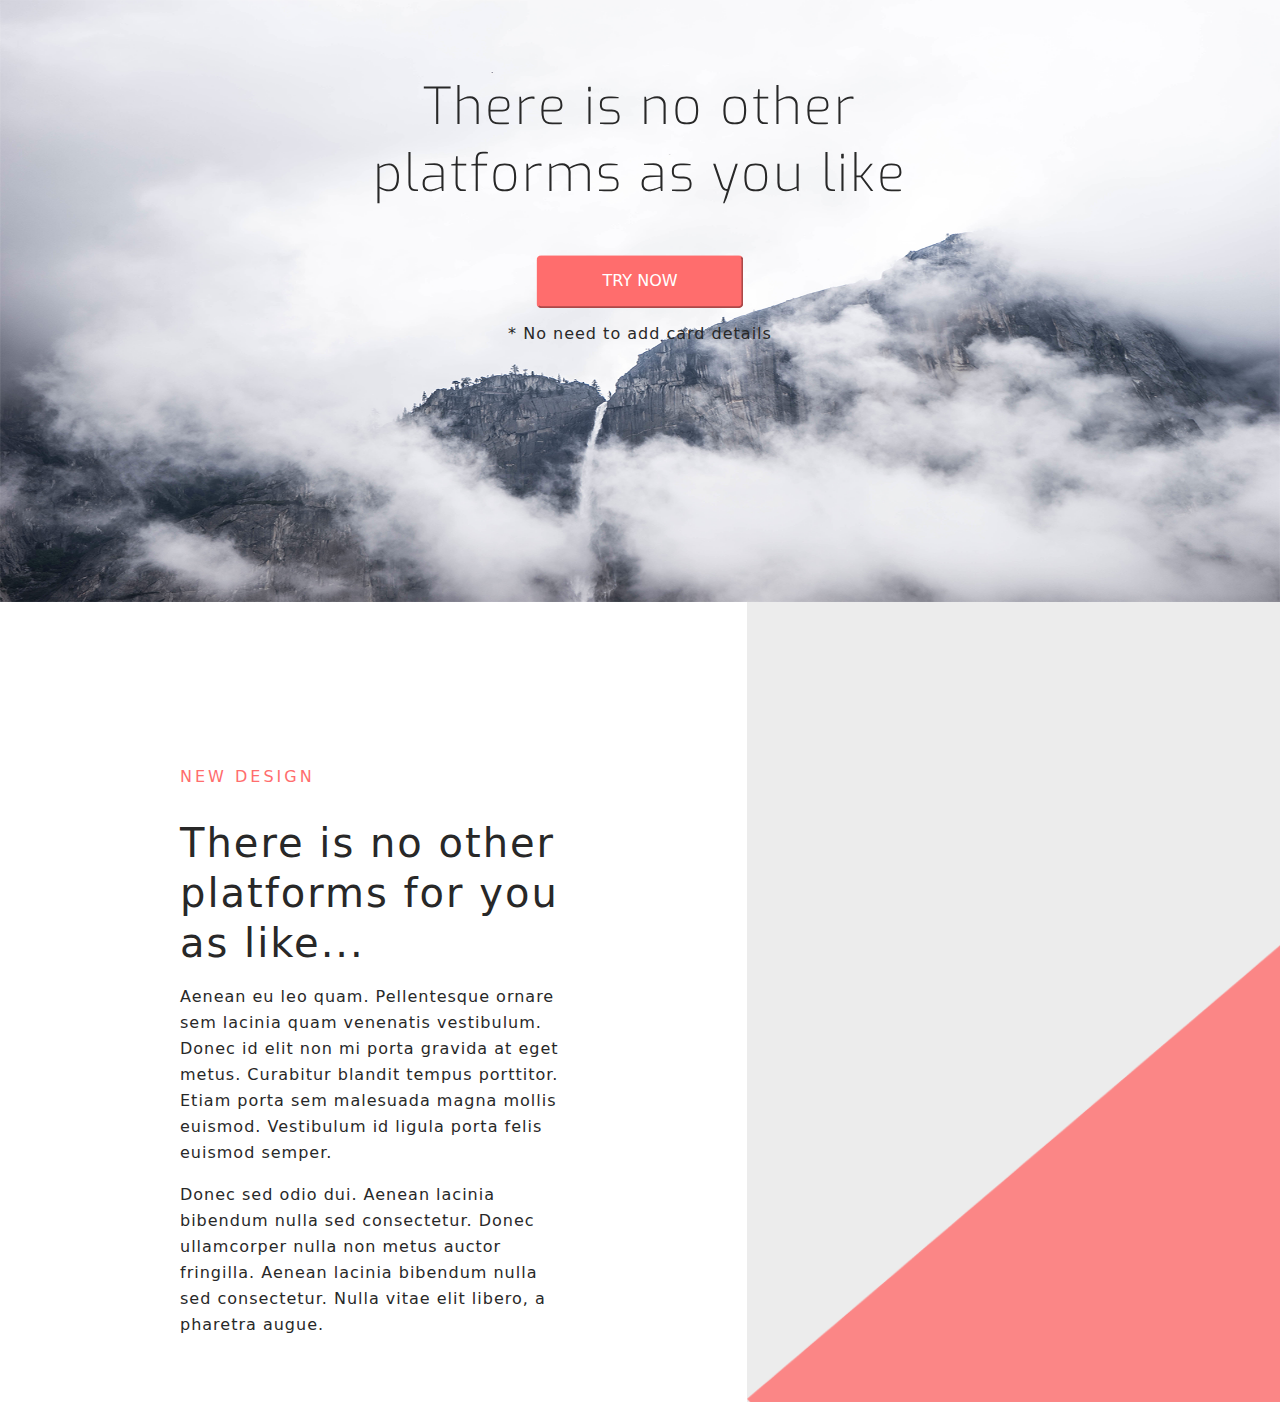
<file: Demo2/index.html>
<!doctype html>
<html lang="en">
  <head>
    <!-- Required meta tags -->
    <meta charset="utf-8">
    <meta name="viewport" content="width=device-width, initial-scale=1">
    <link rel="stylesheet" href="style.css">

    <!-- Bootstrap CSS -->
    <link href="https://cdn.jsdelivr.net/npm/bootstrap@5.1.3/dist/css/bootstrap.min.css" rel="stylesheet">
  <script src="https://cdn.jsdelivr.net/npm/bootstrap@5.1.3/dist/js/bootstrap.bundle.min.js"></script>

  <link rel="preconnect" href="https://fonts.googleapis.com">
<link rel="preconnect" href="https://fonts.gstatic.com" crossorigin>
<link href="https://fonts.googleapis.com/css2?family=Barlow:wght@200;300;400;500;600&family=Exo:wght@100;300;400;500;700;900&family=Poppins:wght@200;300;400;500;600;700&display=swap" rel="stylesheet">

    <title> Corporate Landing Page</title>
  </head>
  <body>
      <!---------Banner---------->
    <div class="container-fluid p-0 m-0">
        <div class="col-sm-12 ">
        <img src="Images/banner_background.png" class="img-fluid" style="width: 100%; height: 47vw;">
        <p class="banner-text">There is no other <br>platforms as you like</p>
        <button type="button" class="banner-btn">TRY NOW</button>
        <p class="banner-subtext">* No need to add card details</p>
        </div>
    </div>
    <!---------Banner Complete------->
    <!---------description----------->
    <div class="container-fluid p-0 m-0 d-flex flex-row">
        <div class="col-sm-7 col-md-7 description">
            <p class="new-design">NEW DESIGN</p>
            <p class="tag-line">There is no other <br>platforms for you as like...</p>
            <p class="paragraph">Aenean eu leo quam. Pellentesque ornare sem lacinia quam venenatis vestibulum. Donec id elit non mi porta gravida at eget metus. Curabitur blandit tempus porttitor. Etiam porta sem malesuada magna mollis euismod. Vestibulum id ligula porta felis euismod semper.</p>
            <p class="paragraph" >  Donec sed odio dui. Aenean lacinia bibendum nulla sed consectetur. Donec ullamcorper nulla non metus auctor fringilla. Aenean lacinia bibendum nulla sed consectetur. Nulla vitae elit libero, a pharetra augue.</p>
        </div>
        <div class="col-sm-5 col-md-5 image-side">
            <img src="Images/rectangle.png" alt=""  class="rectangle-image">
        </div>

    </div>
    
  </body>
</html>
</file>
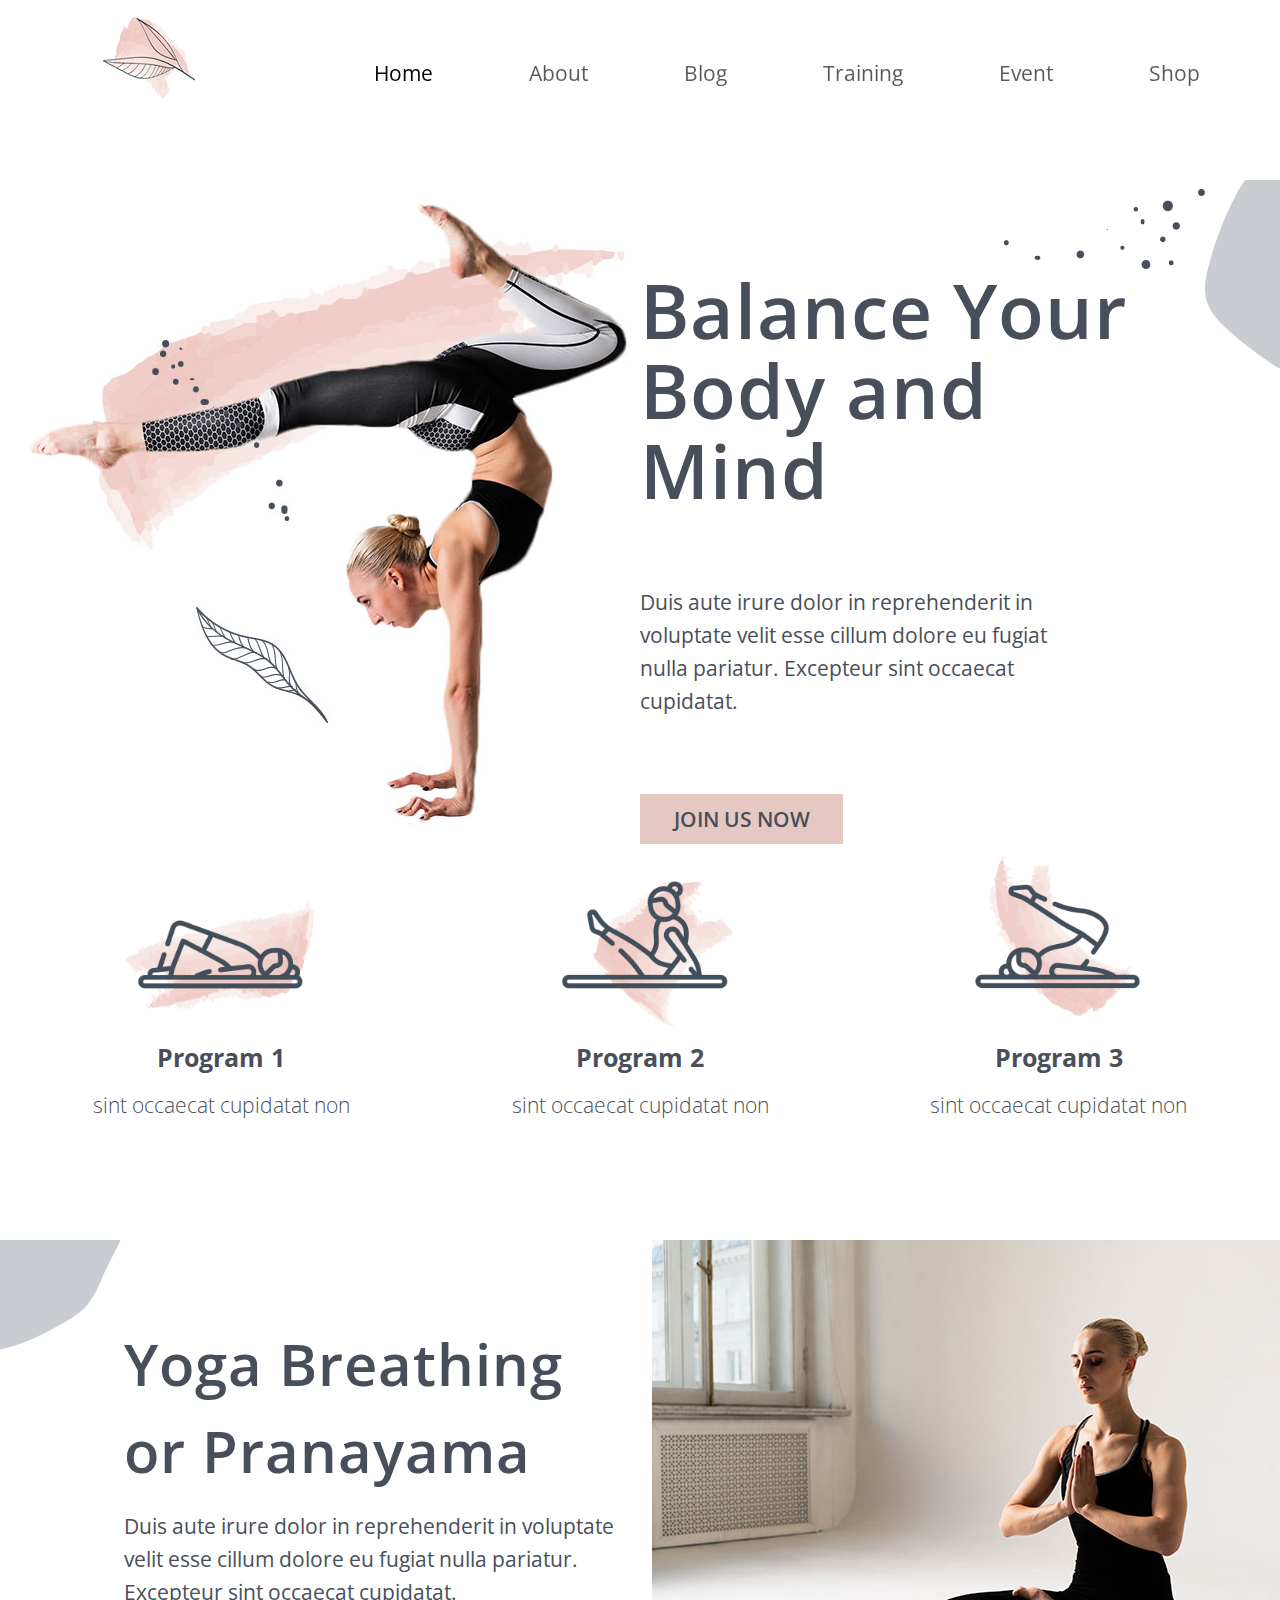
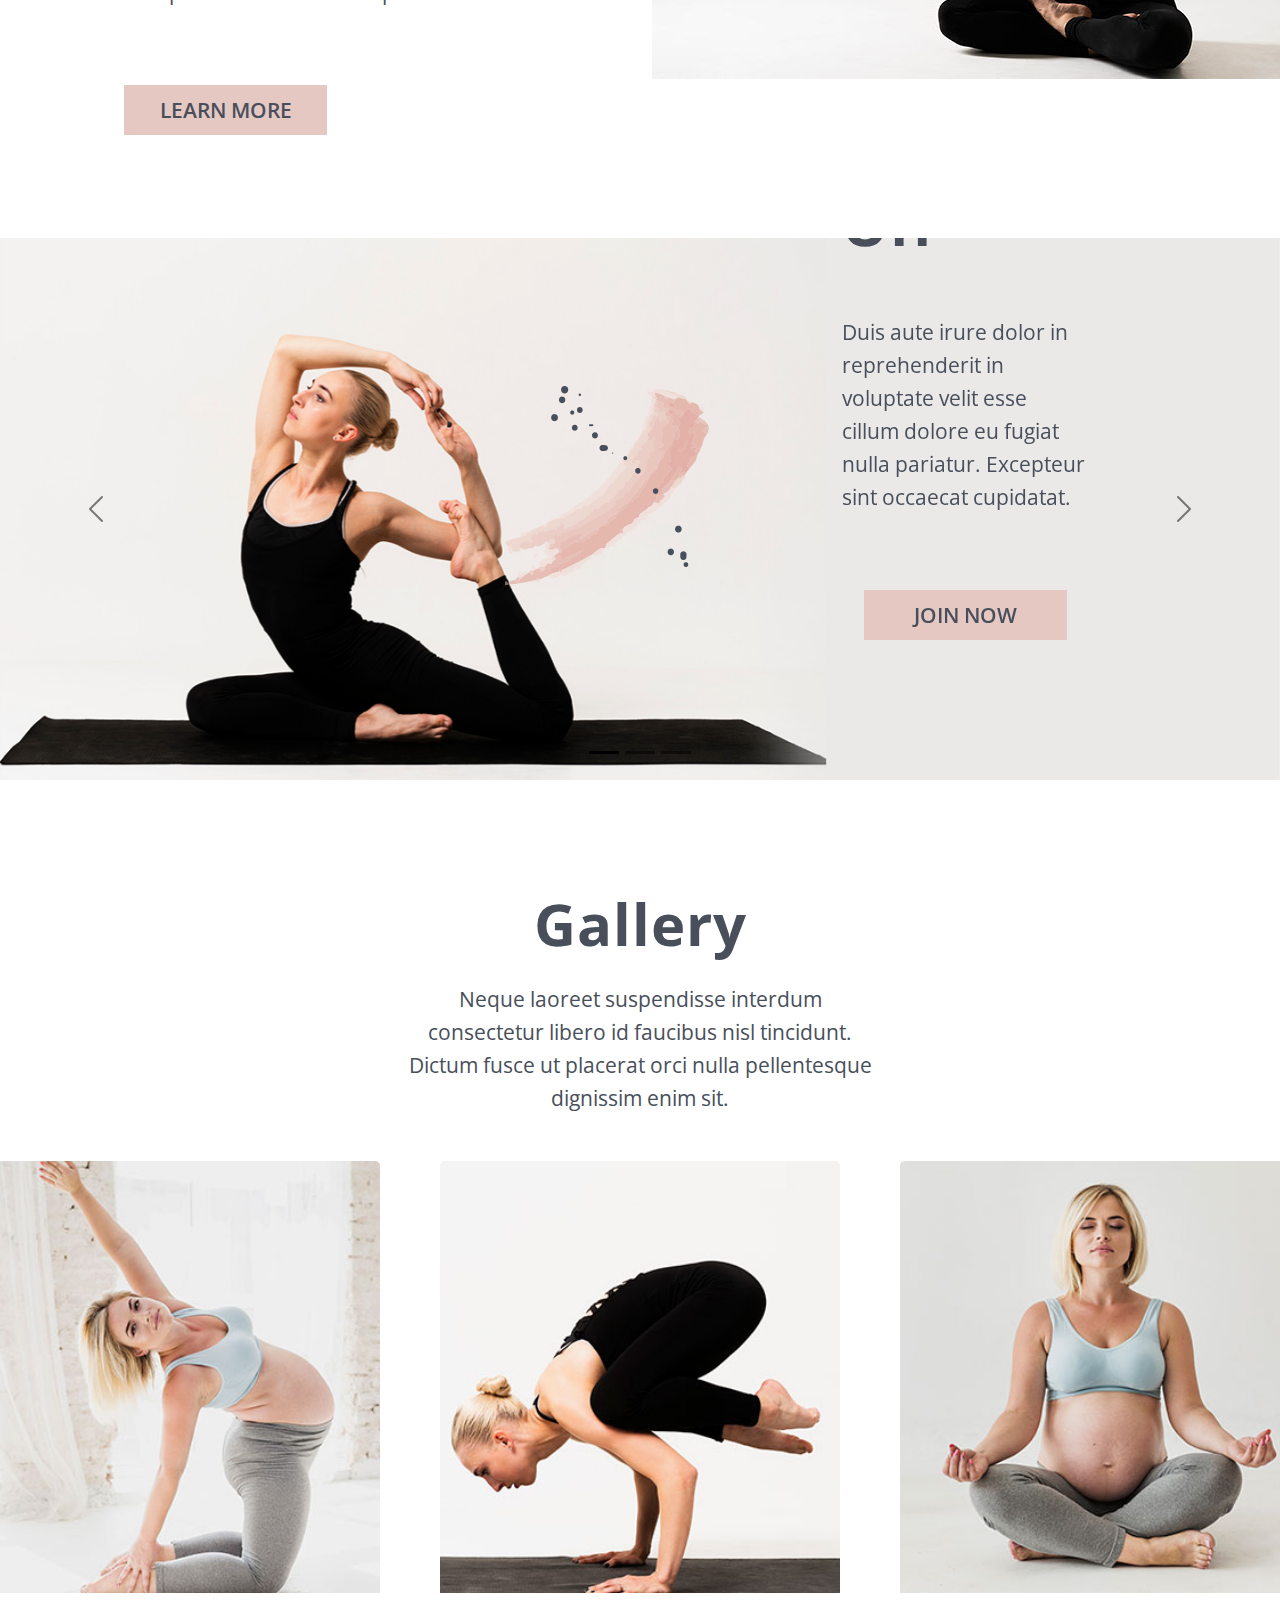
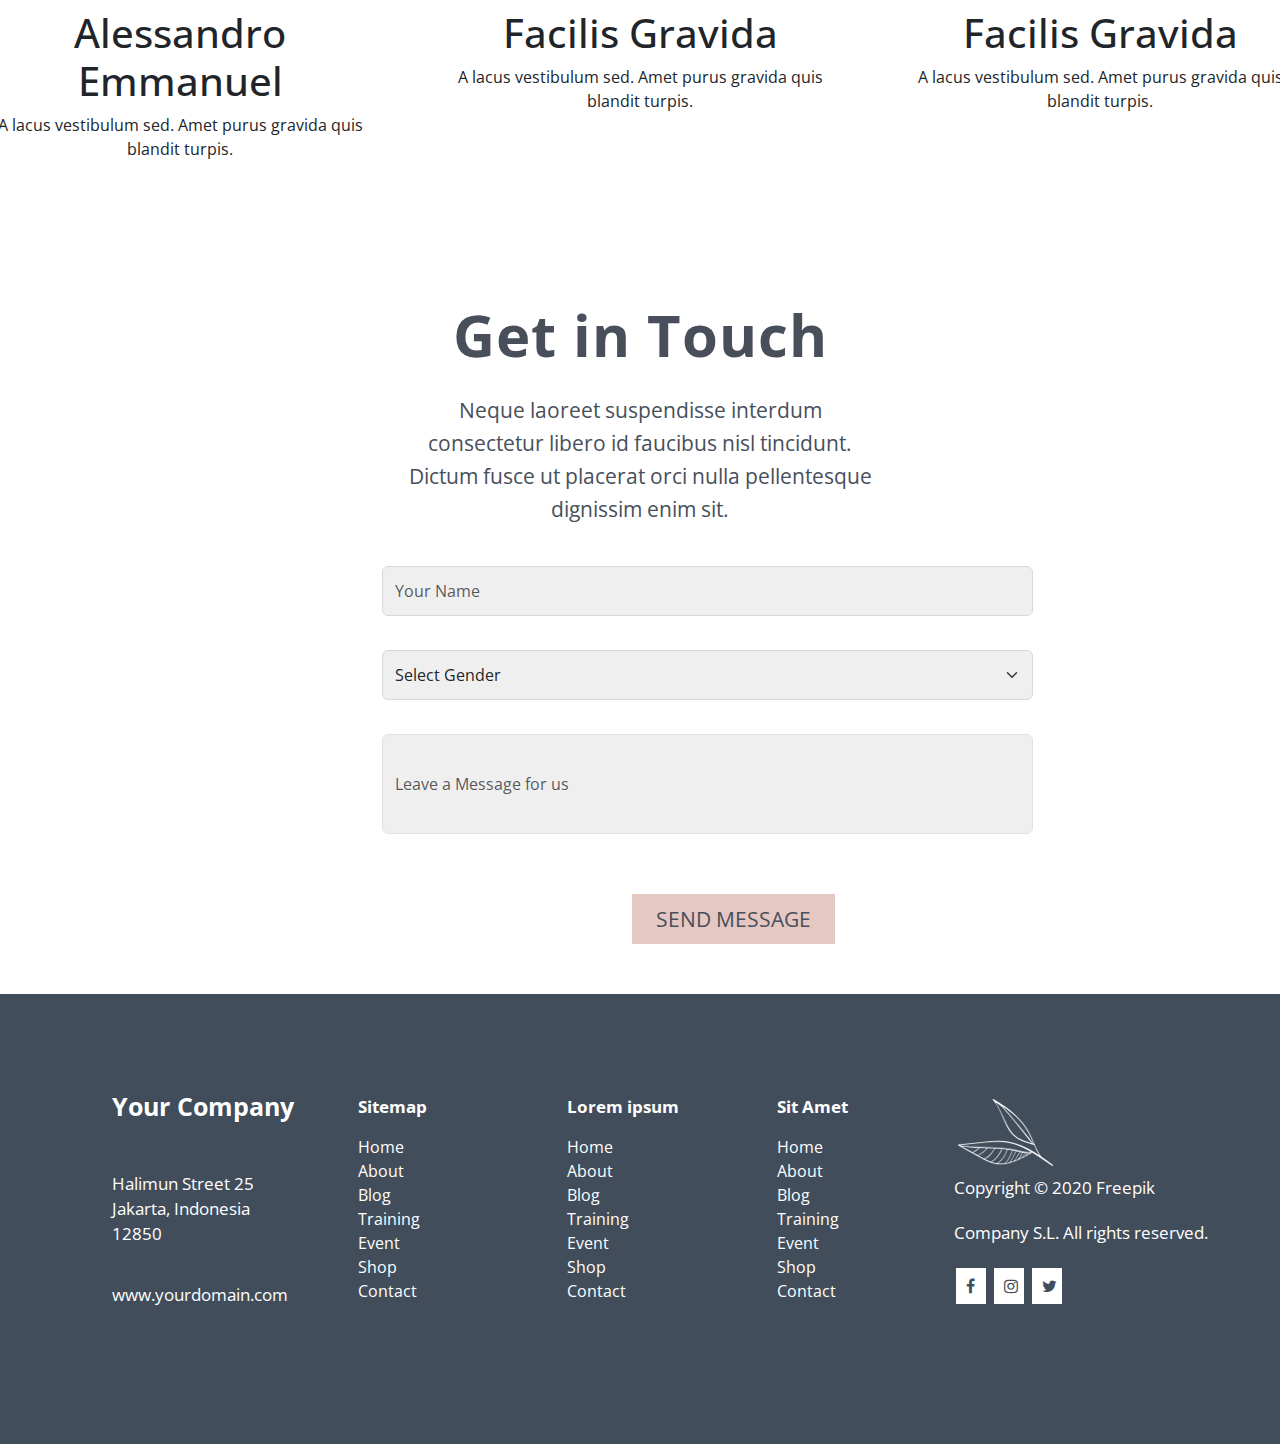
<file: yoga/index.html>
<!doctype html>
<html lang="en">
  <head>
    <!-- Required meta tags -->
    <meta charset="utf-8">
    <meta name="viewport" content="width=device-width, initial-scale=1">
    <link rel="preconnect" href="https://fonts.googleapis.com">
    <link rel="stylesheet" href="style.css">
<link rel="preconnect" href="https://fonts.gstatic.com" crossorigin>
<link href="https://fonts.googleapis.com/css2?family=Barlow:wght@200;300;400;500;600&family=Exo:wght@100;300;400;500;700;900&family=Open+Sans:wght@300;400;500;600;800&family=Poppins:wght@200;300;400;500;600;700&display=swap" rel="stylesheet">

    <!-- Bootstrap CSS -->
    <link href="https://cdn.jsdelivr.net/npm/bootstrap@5.1.3/dist/css/bootstrap.min.css" rel="stylesheet">
    <link rel="stylesheet" href="https://cdnjs.cloudflare.com/ajax/libs/font-awesome/4.7.0/css/font-awesome.min.css">

    <script src="https://cdn.jsdelivr.net/npm/bootstrap@5.1.3/dist/js/bootstrap.bundle.min.js"></script>
  
    <script src="https://ajax.googleapis.com/ajax/libs/jquery/3.5.1/jquery.min.js"></script>
    <script src="https://maxcdn.bootstrapcdn.com/bootstrap/3.4.1/js/bootstrap.min.js"></script>

    <title>Yoga </title>
  </head>
  <body>
     <!-- Header  -->
     <nav class="navbar container-fluid navbar-expand-lg navbar-light position-fixed bg-white">
        <div class="container-fluid bg-white">
            <div class="col-sm-12 row bg-white">
                <div class="col-sm-3 d-flex flex-wrap justify-content-center">
                    <a class="navbar-brand" href="#"><img src="images/logo.png"></a>
                    <button class="navbar-toggler" type="button" data-bs-toggle="collapse" data-bs-target="#navbarNav" aria-controls="navbarNav" aria-expanded="false" aria-label="Toggle navigation">
                    <span class="navbar-toggler-icon"></span>
                    </button>
                </div>
                <div class="col-sm-9 collapse navbar-collapse justify-content-start" id="navbarNav">
                    <ul class="navbar-nav ">
                <li class="nav-item">
                    <a class="nav-link active" aria-current="page" href="#">Home</a>
                </li>
                <li class="nav-item">
                    <a class="nav-link" href="#">About</a>
                </li>
                 <li class="nav-item">
                    <a class="nav-link" href="#">Blog</a>
                </li>
                <li class="nav-item">
                    <a class="nav-link" href="#">Training</a>
                </li>
                <li class="nav-item">
                    <a class="nav-link" href="#">Event</a>
                </li>
                <li class="nav-item">
                    <a class="nav-link" href="#">Shop</a>
                </li>
                <li class="nav-item">
                    <a class="nav-link" href="#">Contact</a>
                </li>
                </ul>
            </div>
          </div>
        </div>
      </nav>
      <!----Banner Image and Text----->
      <div class="container-fluid row d-flex flex-wrap justify-content-center banner-header-image">
          <div class="col-sm-6 banner-image">
              <img src="images/banner-1.jpg">
          </div>
          <div class="col-sm-6">
            <div class="banner-bg">
                <img src="images/banner-bg.png">
            </div>
            <div class="banner-content">
                <p class="banner-heading">Balance Your Body and Mind</p>
                <p class="banner-description">Duis aute irure dolor in reprehenderit in voluptate velit esse cillum dolore eu fugiat nulla pariatur. Excepteur sint occaecat cupidatat.</p>
                <button class="btn banner-btn" type="submit">JOIN US NOW</button>
            </div>
          </div>  
      </div>
      <!------3 Column Program------->
      <div class="container-fluid row d-flex flex-wrap justify-content-center align-item-center m-0">
          <div class="col-sm-4">
              <img src="images/icon-1.png" class="icon-image">
              <p class="icon-heading"> Program 1</p>
              <p class="icon-content">sint occaecat cupidatat non</p>
          </div>
          <div class="col-sm-4">
            <img src="images/icon-2.png" class="icon-image">
            <p class="icon-heading"> Program 2</p>
            <p class="icon-content">sint occaecat cupidatat non</p>
        </div>
        <div class="col-sm-4">
            <img src="images/icon-3.png" class="icon-image">
            <p class="icon-heading"> Program 3</p>
            <p class="icon-content">sint occaecat cupidatat non</p>
        </div>
      </div>
   <!-----------Learn More Section-->
        <div class="container-fluid  d-flex flex-wrap  justify-content-center align-item-center m-0 learn-more-section">
            <div class="col-sm-12 row">
                <div class="col-sm-6">
                  <div class="yoga-bg">
                    <img src="images/yoga-breathing-bg.png">
                  </div>
                    <p class="learn-more-heading">Yoga Breathing <br>or Pranayama</p>
                    <p class="learn-more-content">Duis aute irure dolor in reprehenderit in voluptate velit esse cillum dolore eu fugiat nulla pariatur. Excepteur sint occaecat cupidatat.</p>
                    <button class="btn banner-btn" type="submit" style="margin-left: 100px;">LEARN MORE</button>
                </div>
                <div class="col-sm-6">
                    <img src="images/yoga-breathing.jpg">
                    <img src="images/yoga-breathing-shade.png" class="yoga-breathing-shade">
                </div>
            </div>
        </div>
        <!--------Slider--------->
        <div id="carouselExampleDark" class="carousel carousel-dark slide" data-bs-ride="carousel">
            <div class="carousel-indicators">
              <button type="button" data-bs-target="#carouselExampleDark" data-bs-slide-to="0" class="active" aria-current="true" aria-label="Slide 1"></button>
              <button type="button" data-bs-target="#carouselExampleDark" data-bs-slide-to="1" aria-label="Slide 2"></button>
              <button type="button" data-bs-target="#carouselExampleDark" data-bs-slide-to="2" aria-label="Slide 3"></button>
            </div>
            <div class="carousel-inner ">
              <div class="carousel-item active" data-bs-interval="10000">
                <img src="images/slider-image.jpg" class="d-block w-100" alt="...">
                <div class="carousel-caption d-none d-md-block banner-top-right">
                  <h5 class="slider-heading">Join Now and <br>Get 50% Off</h5>
                  <p class="slider-content">Duis aute irure dolor in reprehenderit in voluptate velit esse cillum dolore eu fugiat nulla pariatur. Excepteur sint occaecat cupidatat.</p>
                  <button class="btn banner-btn"  type="submit">JOIN NOW</button>
                </div>
              </div>
              <div class="carousel-item" data-bs-interval="2000">
                <img src="images/slider-image.jpg" class="d-block w-100" alt="...">
                <div class="carousel-caption d-none d-md-block banner-top-right">
                  <h5 class="slider-heading">Join Now and <br>Get 50% Off</h5>
                  <p class="slider-content">Duis aute irure dolor in reprehenderit in voluptate velit esse cillum dolore eu fugiat nulla pariatur. Excepteur sint occaecat cupidatat.</p>
                  <button class="btn banner-btn"  type="submit">JOIN NOW</button>
                </div>
              </div>
              <div class="carousel-item">
                <img src="images/slider-image.jpg" class="d-block w-100" alt="...">
                <div class="carousel-caption d-none d-md-block banner-top-right">
                  <h5 class="slider-heading">Join Now and <br>Get 50% Off</h5>
                  <p class="slider-content">Duis aute irure dolor in reprehenderit in voluptate velit esse cillum dolore eu fugiat nulla pariatur. Excepteur sint occaecat cupidatat.</p>
                  <button class="btn banner-btn"  type="submit">JOIN NOW</button>
                </div>
              </div>
            </div>
            <button class="carousel-control-prev" type="button" data-bs-target="#carouselExampleDark" data-bs-slide="prev">
              <span class="carousel-control-prev-icon" aria-hidden="true"></span>
              <span class="visually-hidden">Previous</span>
            </button>
            <button class="carousel-control-next" type="button" data-bs-target="#carouselExampleDark" data-bs-slide="next">
              <span class="carousel-control-next-icon" aria-hidden="true"></span>
              <span class="visually-hidden">Next</span>
            </button>
          </div>
    </div>
    <!----------Gallery---------->
          <p class="gallery-heading">Gallery</p>
          <p class="gallery-content">Neque laoreet suspendisse interdum consectetur libero id faucibus nisl tincidunt. Dictum fusce ut placerat orci nulla pellentesque dignissim enim sit. 
          </p>
          <div class=" container-fluid col-sm-12 d-flex flex-row justify-content-center align-item-center ">
                 <div class="card col-sm-4 card-css " style="height: 600px; width:400px; margin: 30px; border:0px; text-align: center;">
                        <img class="card-img-top" src="images/gallery-1.jpg" alt="Card image cap">
                        <div class="card-body">
                          <h1>Alessandro
                            Emmanuel</h1>
                            <p class="card-text">A lacus vestibulum sed. Amet purus gravida quis blandit turpis.</p>
                        </div>
                 </div>
                    <div class="card col-sm-4 card-css" style="height: 600px; width:400px; margin: 30px; border:0px; text-align: center;">
                        <img class="card-img-top" src="images/gallery-2.jpg" alt="Card image cap">
                    <div class="card-body">
                      <h1>Facilis Gravida</h1>
                        <p class="card-text">A lacus vestibulum sed. Amet purus gravida quis blandit turpis.</p>
                     </div>
                </div>
                <div class="card col-sm-4 card-css" style="height: 600px; width:400px; margin: 30px; border:0px; text-align: center;">
                     <img class="card-img-top" src="images/gallery-3.jpg" alt="Card image cap">
                        <div class="card-body">
                          <h1>Facilis Gravida</h1>
                         <p class="card-text">A lacus vestibulum sed. Amet purus gravida quis blandit turpis.</p>
                        </div>
                </div>
           </div>
      <!-------------Get In Touch------------>
      <p class="gallery-heading">Get in Touch</p>
          <p class="gallery-content">Neque laoreet suspendisse interdum consectetur libero id faucibus nisl tincidunt. Dictum fusce ut placerat orci nulla pellentesque dignissim enim sit. 
          </p>
          <form class="container d-flex flex-column justify-content-center align-item-center">
           
      
            <div class="col-sm-7">
              <label for="inputText" class="form-label " ></label>
              <input type="text" class="form-control form-css" id="inputText" placeholder="Your Name" style="background-color: #f0efef; margin-left: 300px;
              margin-bottom: 10px;
              height: 50px;
              border-color: #d8d8d8; ">
            </div>
           
          </div>
            
            <div class="col-sm-7">
              <label for="inputGender" class="form-label" ></label>
              <select id="inputState" class="form-select" style="background-color: #f0efef; margin-left: 300px;
              margin-bottom: 10px;
              height: 50px;
              border-color: #d8d8d8; ">
                <option selected>Select Gender</option>
                <option>Male</option>
                <option>Female</option>

              </select>
            </div>
            <div class="col-sm-7">
              <label for="inputtext" class="form-label"></label>
              <input type="text" class="form-control" id="inputText" placeholder="Leave a Message for us" style="height: 100px;  margin-left: 300px; background-color: #f0efef;">
            </div>
            <div class="justify-content-center">
              <button type="submit" class="btn" style="background-color:#e6c8c3 !important;
              width: 203px;
              height: 50px;
              font-size: 21px !important;
              letter-spacing: 0px !important;
              line-height: 33px !important;
              color: #484f5b !important;
              font-weight: 400!important;
              margin-top: 60px;
              border-radius: 0px !important;
              margin-left:550px ;
              margin-bottom: 50px;"
              >SEND MESSAGE</button>
            </div>
          </form>
  <!-------------Footer------------>

  <div class="container-fluid d-flex flex-row footer-css">
        <div class="col-sm-3  flex-column flex-wrap d-flex justify-content-space-between align-items-start">
            <h1 class="footer-heading">Your Company</h1><br>
            <p class="footer-content">Halimun Street 25<br>
              Jakarta, Indonesia<br>
              12850</p>
              <p class="footer-content">www.yourdomain.com</p>
        </div>
        <div class="col-sm-2 d-flex flex-column justify-content-space-between ">
            
          <ul class="menu-css">
            <p class="footer-heading-menu">Sitemap</p>
                <a class="nav-link" aria-current="page" href="#" style="color: white;padding: 0px;">Home</a>
                <a class="nav-link" href="#" style="color: white; padding: 0px;">About</a>
                <a class="nav-link" href="#" style="color: white; padding: 0px;">Blog</a>
                <a class="nav-link" href="#" style="color: white; padding: 0px;">Training</a>
                <a class="nav-link" href="#" style="color: white; padding: 0px;">Event</a>
                <a class="nav-link" href="#" style="color: white; padding: 0px;">Shop</a>
                <a class="nav-link" href="#" style="color: white; padding: 0px;">Contact</a>
          </ul>
        </div>
        <div class="col-sm-2 d-flex flex-column justify-content-space-between">
          
            
          <ul class="menu-css">
            <p class="footer-heading-menu">Lorem ipsum</p>
                <a class="nav-link" aria-current="page" href="#" style="color: white;padding: 0px;">Home</a>
                <a class="nav-link" href="#" style="color: white; padding: 0px;">About</a>
                <a class="nav-link" href="#" style="color: white; padding: 0px;">Blog</a>
                <a class="nav-link" href="#" style="color: white; padding: 0px;">Training</a>
                <a class="nav-link" href="#" style="color: white; padding: 0px;">Event</a>
                <a class="nav-link" href="#" style="color: white; padding: 0px;">Shop</a>
                <a class="nav-link" href="#" style="color: white; padding: 0px;">Contact</a>
          </ul>
        </div>
        <div class="col-sm-2 d-flex flex-column justify-content-space-between">
          
          <ul class="menu-css">
            <p class="footer-heading-menu">Sit Amet</p>
                <a class="nav-link" aria-current="page" href="#" style="color: white;padding: 0px;">Home</a>
                <a class="nav-link" href="#" style="color: white; padding: 0px;">About</a>
                <a class="nav-link" href="#" style="color: white; padding: 0px;">Blog</a>
                <a class="nav-link" href="#" style="color: white; padding: 0px;">Training</a>
                <a class="nav-link" href="#" style="color: white; padding: 0px;">Event</a>
                <a class="nav-link" href="#" style="color: white; padding: 0px;">Shop</a>
                <a class="nav-link" href="#" style="color: white; padding: 0px;">Contact</a>
          </ul>
        </div>
        <div class="col-sm-3"> 
          <img src="images/footer-logo.png">
          <p class="copy-right-text">Copyright &copy; 2020 Freepik</p>
          <p class="copy-right-text">Company S.L. All rights reserved.</p>
          <div>
          <a href="#" class="fa fa-facebook"></a>
          <a href="#" class="fa fa-instagram"></a>
          <a href="#" class="fa fa-twitter"></a>
        </div>
        </div>
        </div>
        
        </div>
        

  </div>
  </body>
</html>
</file>
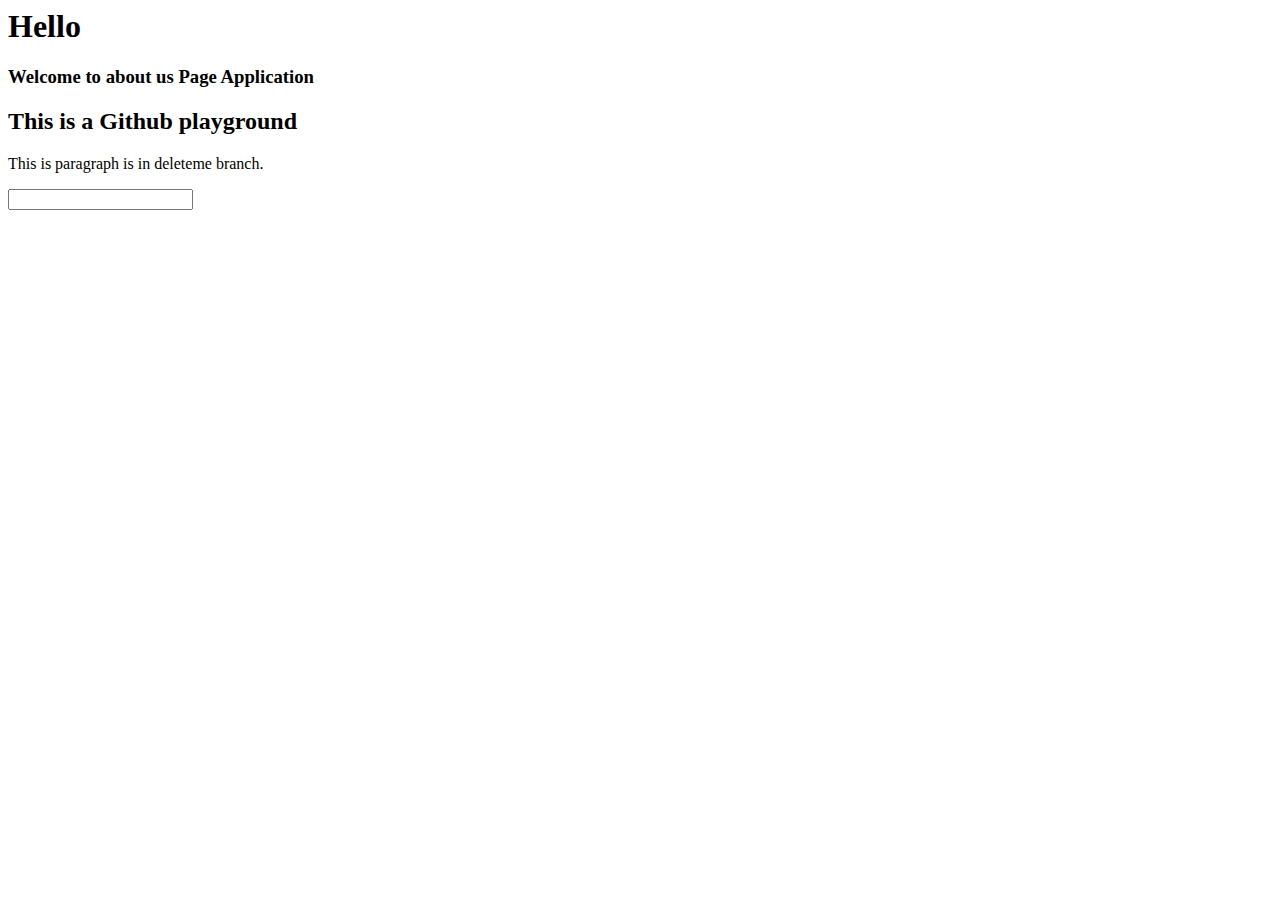
<file: greeter/about.html>
<html>
    <head>
        <title>About Page application</title>
    </head>
    <body>
        
        <h1>Hello</h1>
        <h3>Welcome to about us Page Application</h3>
        <h2>This is a Github playground</h2>
        <p>This is paragraph is in deleteme branch.</p>
        <input type="text" name="uname"></input>
    </body>
</html>
</file>
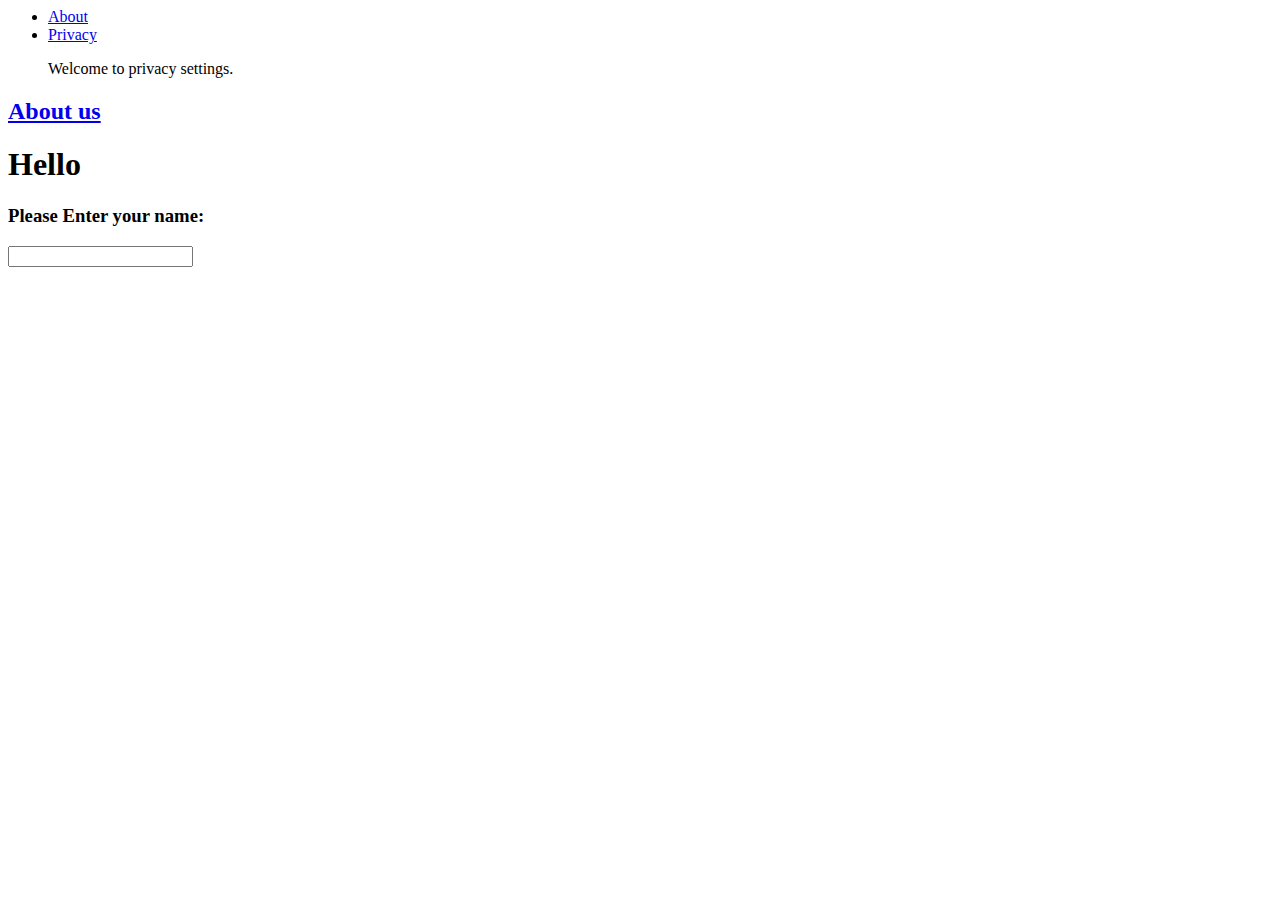
<file: greeter/privacy.html>
<html>
    <head>
        <title>Welcome to our web site</title>
    </head>
    <body>
        <nav>
           <ul>
               <li><a href="about.html">About</a></li>
               <li><a href="privacy.html">Privacy</a></li>
               <p>Welcome to privacy settings.</p>
            </ul>
        </nav>
        <h2><a href="about.html">About us</a></h2>
        <h1>Hello</h1>
        <h3>Please Enter your name:</h3>
        <input type="text" name="uname"></input>
    </body>
</html>
</file>
<file: Demo2/style.css>
body{
    font-family: "Exo";
}
* {
    margin: 0;
    padding: 0;
    box-sizing: border-box;
  }
/*-----------------Banner----------*/
.banner-text{
    position: absolute;
    top: 11vw;
    left: 50%;
    transform: translate(-50%, -50%);
    z-index: 1;
    font-size: 4vw;
    letter-spacing: 2px;
    line-height: 7.5vh;
    color: #282828;
    font-weight: 200;
    font-family: "Exo";
    text-align: center;
}
.banner-btn{
    position: absolute;
    top: 22vw;
    left: 50%;
    transform: translate(-50%, -50%);
    z-index: 1;
    border-radius: 5px;
    background-color: #ff6d6d;
    color: white;
    padding: 1vw 5vw 1vw 5vw;
    border-color: #ff6d6d;
}
.banner-subtext{
    position: absolute;
    top: 26vw;
    left: 50%;
    transform: translate(-50%, -50%); 
    z-index: 1;
    font-size: 16px;
    letter-spacing: 1px;
    line-height: 75px;
    color: #282828;
    font-weight: 400;
    text-align: center;
}
/*-----------------Banner----------*/
/*-----------Design-----------*/
.description{
    background-color: white;
    height: 800px; 
    padding: 150px 180px 150px 180px;
}
@media screen and (max-width: 600px) {
    div.description {
      padding: 20px 30px 20px 30px;
    }
  }
.new-design{
    font-size: 16px;
    letter-spacing: 3px;
    line-height: 50px;
    color: #ff6d6d;
    font-weight: 500;
    
}

.tag-line{
    font-size:40px;
    letter-spacing: 2px;
    line-height: 50px;
    color: #282828;
    font-weight: 500;
}
.paragraph{
    font-size: 16px;
    letter-spacing: 1px;
    line-height: 26px;
    color: #282828;
    font-weight: 400;
}
@media screen and (max-width: 600px) {
    div.image-side {
        display: block;
    }
  }
.image-side{
    background-color: #ececec;
    height: 800px; 
    overflow: hidden;
}
.rectangle-image{
    height: 1600px;
}
</file>
<file: yoga/style.css>
* {
    margin: 0;
    padding: 0;
    box-sizing: border-box;
    font-family: -apple-system, BlinkMacSystemFont, 'Segoe UI', Roboto, Oxygen, Ubuntu, Cantarell, 'Open Sans', 'Helvetica Neue', sans-serif;
}

.nav-item{
    font-size: 21px;
    letter-spacing: 0px;
    line-height: 115px;
    color: #484f5b;
    font-weight: 400;
    font-family: "Open Sans";
    text-align: right;
    padding-left: 40px;
    padding-right: 40px;
}
.navbar{
    z-index: 2;
}
.banner-header-image{
    padding-top: 180px;
}
.banner-image{
    width: 100%;
    height: auto;
}
.banner-bg{
    position: absolute;
    right:0px;
}
.yoga-bg{
    position: absolute;
    left: 0px;
}
.banner-heading{
    font-size: 75px;
    letter-spacing: 0px;
    color: #484f5b;
    font-weight: 600;
    font-family: "Open Sans";
    margin-top: 90px;
    margin-right: 100px;
    letter-spacing:1px;
    line-height: 80px;
    
}
.banner-description{
    font-size: 21px;
    letter-spacing: 0px;
    line-height: 33px;
    color: #484f5b;
    font-weight: 400;
    font-family: "Open Sans";
    padding-top: 3.75rem;
    padding-right: 9.37rem;
}
.banner-btn{
    background-color:#e6c8c3 !important;
    width: 203px;
    height: 50px;
    font-size: 21px !important;
    letter-spacing: 0px !important;
    line-height: 33px !important;
    color: #484f5b !important;
    font-weight: 600!important;
    font-family: "Open Sans" !important;
    margin-top: 60px;
    border-radius: 0px !important;
}
.icon-image{
    display: block;
  margin-left: auto;
  margin-right: auto;
  width: 50%;
}
.icon-heading{
font-size: 25px;
letter-spacing: 0px;
line-height: 33px;
color: #484f5b;
font-weight: 700;
font-family: "Open Sans";
text-align: center;
}
.icon-content{
    font-size: 21px;
    letter-spacing: 0px;
color: #484f5b;
font-weight: 300;
font-family: "Open Sans";
text-align: center;
}
.learn-more-section{
    height: 700px;
    width: 100%;
    align-items: center;
    margin-left: 0px;
}
.learn-more-heading{
font-size: 58px;
letter-spacing: 1px;
color: #484f5b;
font-weight: 600;
font-family: "Open Sans";
padding-left: 100px;
padding-top: 80px;

}
.learn-more-content{
font-size: 21px;
letter-spacing: 0px;
line-height: 33px;
color: #484f5b;
font-weight: 400;
font-family: "Open Sans";
padding-left: 100px;
}
.yoga-breathing-shade{
    z-index: 1;
    position: absolute;
    margin-top: 280px;
    margin-left: -150px;   
}
.banner-top-right{
margin-bottom: 100px;
margin-left: 650px;
}
.slider-heading{
font-size: 58px;
letter-spacing: 1px;
color: #484f5b;
font-weight: 700;
font-family: "Open Sans";
text-align: left;
padding-bottom: 50px;
}
.slider-content{
font-size: 21px;
letter-spacing: 0px;
line-height: 33px;
color: #484f5b;
font-weight: 400;
font-family: "Open Sans";
text-align: left;
}
.gallery-heading{
    font-size: 58px;
letter-spacing: 1px;
color: #484f5b;
font-weight: 700;
font-family: "Open Sans";
text-align: center;
margin-top: 100px;
}
.gallery-content{
font-size: 21px;
letter-spacing: 0px;
line-height: 33px;
color: #484f5b;
font-weight: 400;
font-family: "Open Sans";
text-align: center;
margin-right: 400px;
margin-left: 400px;
}
.card-css:hover{
    box-shadow: 5px 10px 8px #b3b2b2;
}
.footer-css{
    height: 450px;
    background-color: #414d5b;
    padding: 100px;
}
.footer-heading{
font-size: 25px;
letter-spacing: 0px;
line-height: 25px;
color: #ffffff;
font-weight: 700;
font-family: "Open Sans";
margin-left: 100px;
}
.footer-heading-menu{
    font-size: 17px;
letter-spacing: 0px;
line-height: 25px;
color: #ffffff;
font-weight: 700;
font-family: "Open Sans";
}
.footer-content{
font-size: 17px;
letter-spacing: 0px;
line-height: 25px;
color: #ffffff;
font-family: "Open Sans";
margin-top: 20px;
margin-left: 100px;
}
.fa{
    padding: 10px;
  font-size: 30px;
  width: 30px;
  text-align: center;
  text-decoration: none;
  margin: 5px 2px;
}
.fa-facebook{
    background-color: white;
    color: #414d5b ;
}
.fa-instagram{
    background-color: white;
    color: #414d5b ;
}
.fa-twitter{
    background-color: white;
    color: #414d5b ;
}
.copy-right-text{
    font-size: 17px;
    letter-spacing: 0px;
    line-height: 29px;
    color: #ffffff;
    font-weight: 400;
    font-family: "Open Sans";
}
</file>
